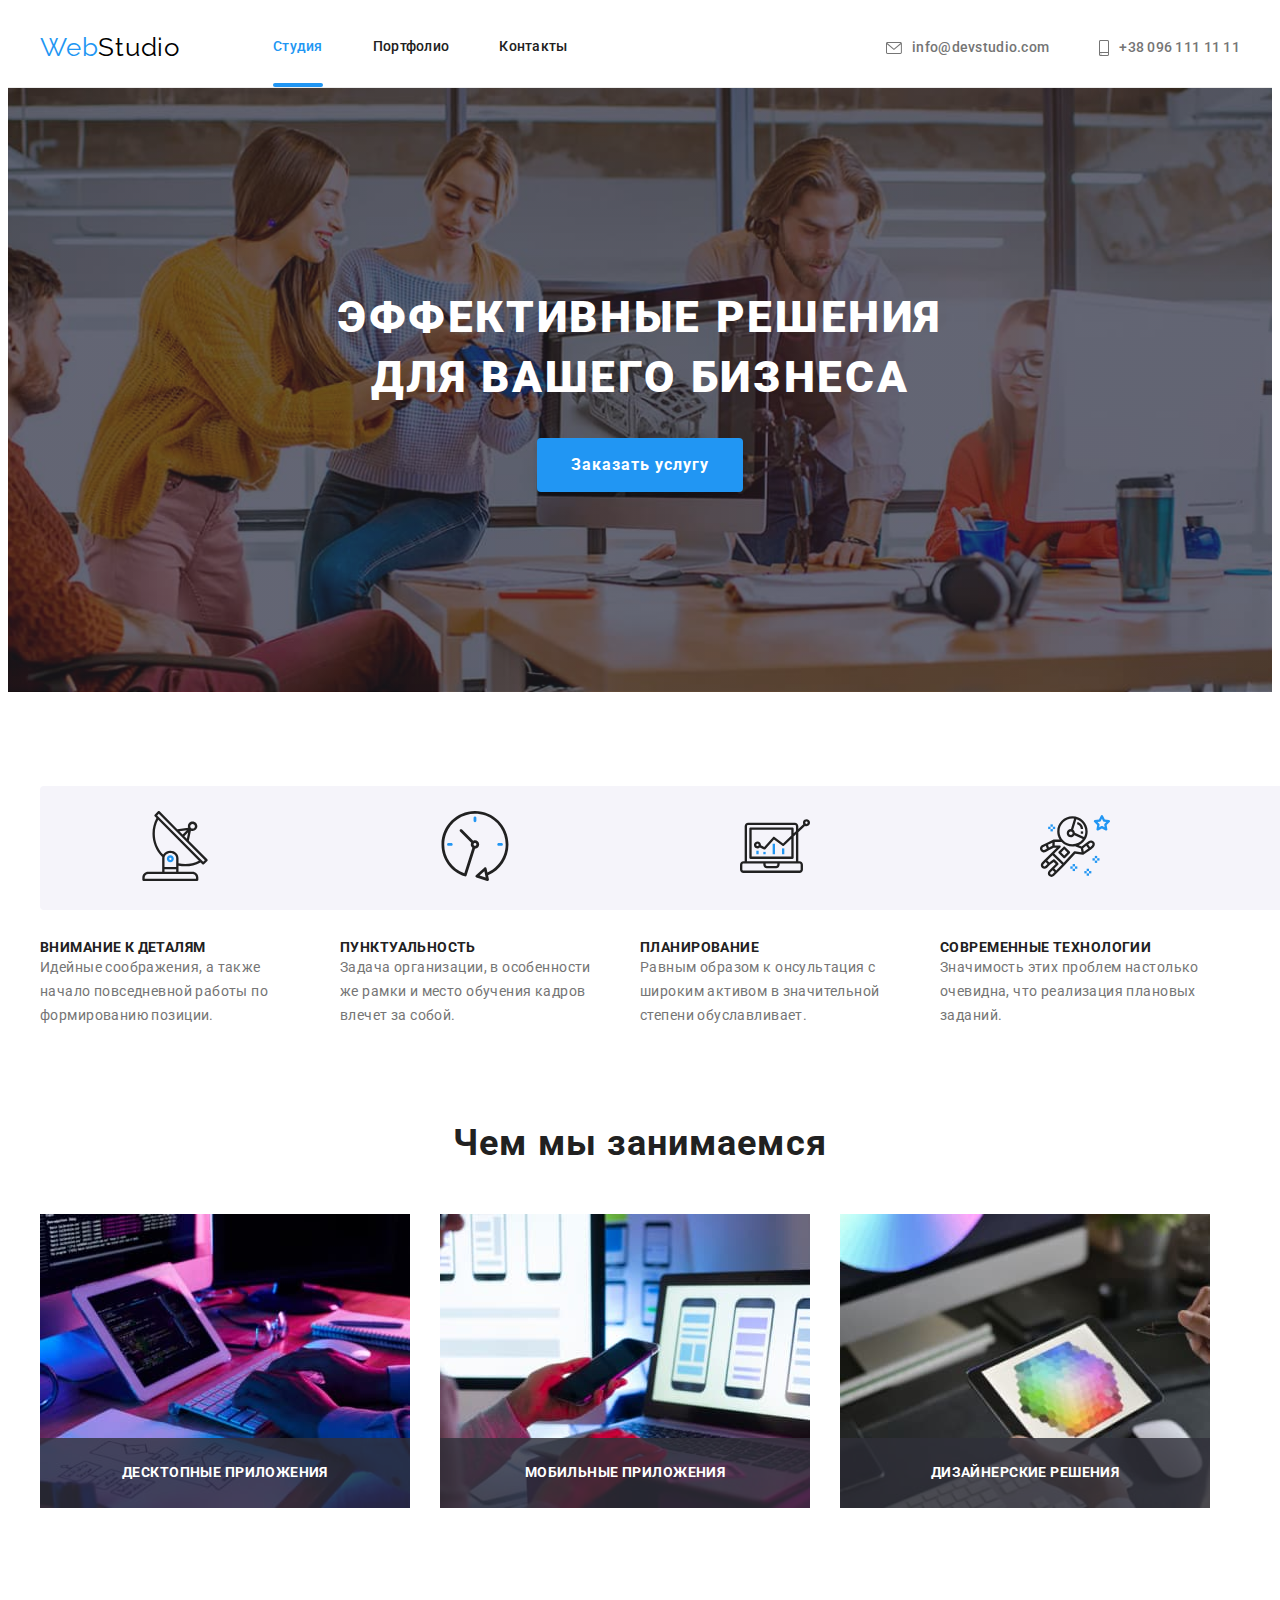
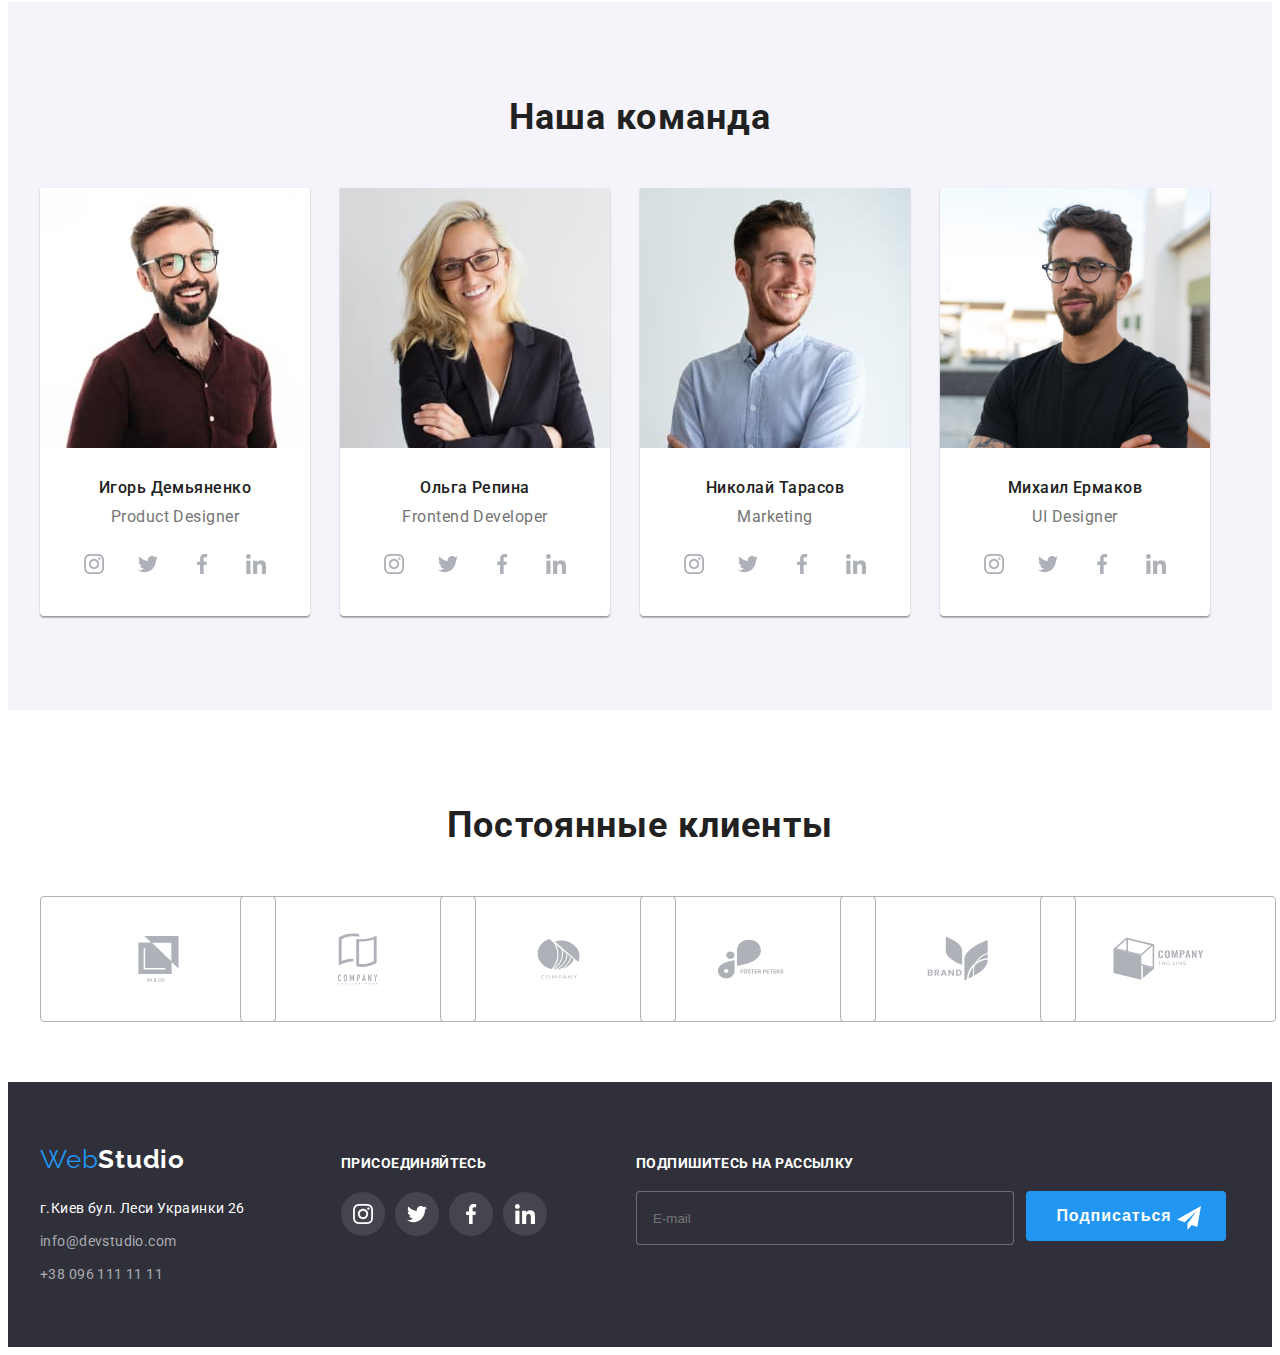
<file: index.html>
<!DOCTYPE html>
<html lang="ru">
  <head>
    <meta charset="UTF-8" />
    <meta http-equiv="X-UA-Compatible" content="IE=edge" />
    <meta name="viewport" content="width=device-width, initial-scale=1.0" />
    <title>WebStudio</title>
    <link rel="preconnect" href="https://fonts.gstatic.com" />
    <link
      href="https://fonts.googleapis.com/css2?family=Raleway:wght@700&family=Roboto:wght@400;500;700;900&display=swap"
      rel="stylesheet"
    />
    <link
      rel="stylesheet"
      href="https://cdnjs.cloudflare.com/ajax/libs/modern-normalize/1.1.0/modern-normalize.min.css"
      integrity="sha512-wpPYUAdjBVSE4KJnH1VR1HeZfpl1ub8YT/NKx4PuQ5NmX2tKuGu6U/JRp5y+Y8XG2tV+wKQpNHVUX03MfMFn9Q=="
      crossorigin="anonymous"
      referrerpolicy="no-referrer"
    />
    <link rel="stylesheet" href="./css/main.min.css" />
  </head>
  <body>
    <header class="header">
      <div class="container header-container">
        <nav class="nav">
          <a class="logo link" href="./index.html">Web<span class="logo_black">Studio</span> </a>
          <ul class="menu list">
            <li class="menu__list">
              <a class="menu__link link current" href="./index.html">Студия</a>
            </li>
            <li class="menu__list">
              <a class="menu__link link" href="./portfolio.html">Портфолио</a>
            </li>
            <li class="menu__list">
              <a class="menu__link link" href="">Контакты</a>
            </li>
          </ul>
        </nav>
        <ul class="header__contacts list">
          <li class="header__contacts-list">
            <a class="header__contacts-mail-link link" href="mailto:info@devstudio.com">
              <svg class="header__icon-mail">
                <use href="./imeges/svg/svg.svg#icon-envelope"></use>
              </svg>
              info@devstudio.com
            </a>
          </li>
          <li class="header__contacts-list">
            <a class="header__contacts-phone-link link" href="tel:+380961111111">
              <svg class="header__icon-tel">
                <use href="./imeges/svg/svg.svg#icon-smartphone" height="16" width="10"></use>
              </svg>
              +38 096 111 11 11</a
            >
          </li>
        </ul>
      </div>
    </header>
    <!-- hero -->
    <main>
      <section class="hero">
        <h1 class="titel-hero">Эффективные решения<br />для вашего бизнеса</h1>
        <button type="button" class="modal-button" data-modal-open>Заказать услугу</button>
      </section>
      <!-- advantages -->
      <section class="section-advantages">
        <div class="container">
          <!--скрыть заголовок-->
          <h2 class="visually-hidden">Наши преимущества</h2>
          <ul class="advantages">
            <li class="advantages-list list">
              <div class="advantages-icon-container">
                <svg class="advantages-icon">
                  <use href="./imeges/svg/svg.svg#icon-antenna"></use>
                </svg>
              </div>
              <h3 class="advantages-titel">Внимание к деталям</h3>
              <p class="advantages-text">
                Идейные соображения, а также начало повседневной работы по формированию позиции.
              </p>
            </li>
            <li class="advantages-list list">
              <div class="advantages-icon-container">
                <svg class="advantages-icon">
                  <use href="./imeges/svg/svg.svg#icon-clock"></use>
                </svg>
              </div>
              <h3 class="advantages-titel">Пунктуальность</h3>
              <p class="advantages-text">
                Задача организации, в особенности же рамки и место обучения кадров влечет за собой.
              </p>
            </li>
            <li class="advantages-list list">
              <div class="advantages-icon-container">
                <svg class="advantages-icon">
                  <use href="./imeges/svg/svg.svg#icon-diagram"></use>
                </svg>
              </div>
              <h3 class="advantages-titel">Планирование</h3>
              <p class="advantages-text">
                Равным образом к онсультация с широким активом в значительной степени обуславливает.
              </p>
            </li>
            <li class="advantages-list list">
              <div class="advantages-icon-container">
                <svg class="advantages-icon">
                  <use href="./imeges/svg/svg.svg#icon-astronaut"></use>
                </svg>
              </div>
              <h3 class="advantages-titel">Современные технологии</h3>
              <p class="advantages-text">
                Значимость этих проблем настолько очевидна, что реализация плановых заданий.
              </p>
            </li>
          </ul>
        </div>
      </section>
      <!-- job -->
      <section class="section-job">
        <div class="container">
          <h2 class="job">Чем мы занимаемся</h2>
          <ul class="job-list">
            <li class="job-list-item list">
              <img class="job-list-img" src="./imeges/job/1.jpg" alt="Верстка сайта" width="370" />
              <div class="job-list-img-container">
                <p class="job-list-img-text">ДЕСКТОПНЫЕ ПРИЛОЖЕНИЯ</p>
              </div>
            </li>
            <li class="job-list-item list">
              <img
                class="job-list-img"
                src="./imeges/job/2.jpg"
                alt="Адаптация для разных устройств"
                width="370"
              />
              <div class="job-list-img-container">
                <p class="job-list-img-text">Мобильные приложения</p>
              </div>
            </li>
            <li class="job-list-item list">
              <img
                class="job-list-img"
                src="./imeges/job/3.jpg"
                alt="Подбор цветовой гаммы"
                width="370"
              />
              <div class="job-list-img-container">
                <p class="job-list-img-text">Дизайнерские решения</p>
              </div>
            </li>
          </ul>
        </div>
      </section>
      <!-- team -->
      <section class="section-team">
        <div class="container">
          <h2 class="team-titel">Наша команда</h2>
          <ul class="team-list">
            <li class="team-list-item list">
              <img src="./imeges/team/1.jpg" alt="фото Игоря Демьяненко" width="270" />
              <div class="team-box">
                <h3 class="team-name">Игорь Демьяненко</h3>
                <p lang="en" class="position">Product Designer</p>
                <ul class="social-list list">
                  <li>
                    <a class="social-list-link" href="">
                      <svg class="social-list-icon">
                        <use href="./imeges/svg/svg.svg#icon-instagram"></use>
                      </svg>
                    </a>
                  </li>
                  <li>
                    <a href="" class="social-list-link">
                      <svg class="social-list-icon">
                        <use href="./imeges/svg/svg.svg#icon-twitter"></use>
                      </svg>
                    </a>
                  </li>
                  <li>
                    <a href="" class="social-list-link">
                      <svg class="social-list-icon">
                        <use href="./imeges/svg/svg.svg#icon-facebook-1"></use>
                      </svg>
                    </a>
                  </li>
                  <li>
                    <a href="" class="social-list-link">
                      <svg class="social-list-icon">
                        <use href="./imeges/svg/svg.svg#icon-linkedin"></use>
                      </svg>
                    </a>
                  </li>
                </ul>
              </div>
            </li>
            <li class="team-list-item list">
              <img src="./imeges/team/2.jpg" alt="фото Ольги Репиной" width="270" />
              <div class="team-box">
                <h3 class="team-name">Ольга Репина</h3>
                <p lang="en" class="position">Frontend Developer</p>
                <ul class="social-list list">
                  <li>
                    <a class="social-list-link" href="">
                      <svg class="social-list-icon">
                        <use href="./imeges/svg/svg.svg#icon-instagram"></use>
                      </svg>
                    </a>
                  </li>
                  <li>
                    <a href="" class="social-list-link">
                      <svg class="social-list-icon">
                        <use href="./imeges/svg/svg.svg#icon-twitter"></use>
                      </svg>
                    </a>
                  </li>
                  <li>
                    <a href="" class="social-list-link">
                      <svg class="social-list-icon">
                        <use href="./imeges/svg/svg.svg#icon-facebook-1"></use>
                      </svg>
                    </a>
                  </li>
                  <li>
                    <a href="" class="social-list-link">
                      <svg class="social-list-icon">
                        <use href="./imeges/svg/svg.svg#icon-linkedin"></use>
                      </svg>
                    </a>
                  </li>
                </ul>
              </div>
            </li>
            <li class="team-list-item list">
              <img src="./imeges/team/3.jpg" alt="фото Николая Тарасова" />
              <div class="team-box">
                <h3 class="team-name">Николай Тарасов</h3>
                <p lang="en" class="position">Marketing</p>
                <ul class="social-list list">
                  <li>
                    <a class="social-list-link" href="">
                      <svg class="social-list-icon">
                        <use href="./imeges/svg/svg.svg#icon-instagram"></use>
                      </svg>
                    </a>
                  </li>
                  <li>
                    <a href="" class="social-list-link">
                      <svg class="social-list-icon">
                        <use href="./imeges/svg/svg.svg#icon-twitter"></use>
                      </svg>
                    </a>
                  </li>
                  <li>
                    <a href="" class="social-list-link">
                      <svg class="social-list-icon">
                        <use href="./imeges/svg/svg.svg#icon-facebook-1"></use>
                      </svg>
                    </a>
                  </li>
                  <li>
                    <a href="" class="social-list-link">
                      <svg class="social-list-icon">
                        <use href="./imeges/svg/svg.svg#icon-linkedin"></use>
                      </svg>
                    </a>
                  </li>
                </ul>
              </div>
            </li>
            <li class="team-list-item list">
              <img src="./imeges/team/4.jpg" alt="фото Михаила Ермакова" width="270" />
              <div class="team-box">
                <h3 class="team-name">Михаил Ермаков</h3>
                <p lang="en" class="position">UI Designer</p>
                <ul class="social-list list">
                  <li>
                    <a class="social-list-link" href="">
                      <svg class="social-list-icon">
                        <use href="./imeges/svg/svg.svg#icon-instagram"></use>
                      </svg>
                    </a>
                  </li>
                  <li>
                    <a class="social-list-link" href="">
                      <svg class="social-list-icon">
                        <use href="./imeges/svg/svg.svg#icon-twitter"></use>
                      </svg>
                    </a>
                  </li>
                  <li>
                    <a href="" class="social-list-link">
                      <svg class="social-list-icon">
                        <use href="./imeges/svg/svg.svg#icon-facebook-1"></use>
                      </svg>
                    </a>
                  </li>
                  <li>
                    <a href="" class="social-list-link">
                      <svg class="social-list-icon">
                        <use href="./imeges/svg/svg.svg#icon-linkedin"></use>
                      </svg>
                    </a>
                  </li>
                </ul>
              </div>
            </li>
          </ul>
        </div>
      </section>
      <!-- Partners -->
      <section class="partners-sections">
        <div class="container">
          <h2 class="partners">Постоянные клиенты</h2>
          <ul class="partners-list list">
            <li class="partners-list-item">
              <a href="" class="partners-list-link">
                <svg class="partners-list-icon" height="46" width="41">
                  <use href="./imeges/svg/svg.svg#icon-group"></use>
                </svg>
              </a>
            </li>
            <li class="partners-list-item">
              <a href="" class="partners-list-link">
                <svg class="partners-list-icon" height="52" width="40">
                  <use href="./imeges/svg/svg.svg#icon-group2"></use>
                </svg>
              </a>
            </li>
            <li class="partners-list-item">
              <a href="" class="partners-list-link">
                <svg class="partners-list-icon" height="41" width="43">
                  <use href="./imeges/svg/svg.svg#icon-group3"></use>
                </svg>
              </a>
            </li>
            <li class="partners-list-item">
              <a href="" class="partners-list-link">
                <svg class="partners-list-icon" height="40" width="83">
                  <use href="./imeges/svg/svg.svg#icon-group4"></use>
                </svg>
              </a>
            </li>
            <li class="partners-list-item">
              <a href="" class="partners-list-link">
                <svg class="partners-list-icon" height="45" width="62">
                  <use href="./imeges/svg/svg.svg#icon-group5"></use>
                </svg>
              </a>
            </li>
            <li class="partners-list-item">
              <a href="" class="partners-list-link">
                <svg class="partners-list-icon" height="43" width="93">
                  <use href="./imeges/svg/svg.svg#icon-group6"></use>
                </svg>
              </a>
            </li>
          </ul>
        </div>
      </section>
    </main>
    <!-- footer -->
    <footer class="footer">
      <div class="container footer-container">
        <div class="address-box">
          <a class="logo link" href="./index.html">Web<span class="logo-white">Studio</span></a>
          <address class="address">
            <ul class="address__list list">
              <li class="footer-list-item">
                <a
                  class="footer-list-address link"
                  href="https://goo.gl/maps/URizzxRPcftidG8c9"
                  target="_blank"
                  rel="nooperer noreferrer"
                  >г.Киев бул. Леси Украинки 26</a
                >
              </li>
              <li class="footer-list-item">
                <a class="footer-link-mail link" href="mailto:info@devstudio.com"
                  >info@devstudio.com</a
                >
              </li>
              <li class="footer-list-item">
                <a class="footer-link-tel link" href="tel:+380961111111">+38 096 111 11 11</a>
              </li>
            </ul>
          </address>
        </div>
        <div class="footer-social-container">
          <p class="footer-social-titel">присоединяйтесь</p>
          <ul class="footer-social-list list">
            <li class="footer-social-list-item">
              <a class="footer-social-list-link" href="">
                <svg class="footer-social-list-icon">
                  <use href="./imeges/svg/svg.svg#icon-instagram"></use>
                </svg>
              </a>
            </li>
            <li class="footer-social-list-item">
              <a class="footer-social-list-link" href="">
                <svg class="footer-social-list-icon">
                  <use href="./imeges/svg/svg.svg#icon-twitter"></use>
                </svg>
              </a>
            </li>
            <li class="footer-social-list-item">
              <a href="" class="footer-social-list-link">
                <svg class="footer-social-list-icon">
                  <use href="./imeges/svg/svg.svg#icon-facebook-1"></use>
                </svg>
              </a>
            </li>
            <li class="footer-social-list-item">
              <a href="" class="footer-social-list-link">
                <svg class="footer-social-list-icon">
                  <use href="./imeges/svg/svg.svg#icon-linkedin"></use>
                </svg>
              </a>
            </li>
          </ul>
        </div>
        <!-- Form subckribe -->
        <form action="#" class="subscribe-form">
          <p class="subscribe-titel">Подпишитесь на рассылку</p>
          <div class="sybscribe-box">
            <input type="email" class="subscribe-mail" name="subscribe-mail" placeholder="E-mail" />
            <button class="subscribe-btn">
              <span class="subscribe-btn-titel">Подписаться</span>
              <svg class="subscribe-icon" height="24px" width="24px">
                <use href="./imeges/svg/svg.svg#icon-icon-send"></use>
              </svg>
            </button>
          </div>
        </form>
      </div>
    </footer>
    <!-- Modal form -->
    <div class="backdrop is-hidden" data-modal>
      <div class="modal">
        <button type="button" class="close" data-modal-close>
          <svg class="close-icon" height="18px" width="18px">
            <use href="./imeges/svg/svg.svg#icon-Vector"></use>
          </svg>
        </button>
        <form action="#" class="modal-form">
          <p class="modal-form-head">Оставьте свои данные, мы вам перезвоним</p>
          <label class="modal-form-field"
            >Имя
            <span class="input-wrapper">
              <input
                type="text"
                class="modal-form-input"
                name="user-name"
                pattern="[a-zA-Zа-яёА-ЯЁ]+"
                title="Имя должно содержать"
                minlength="2"
                required
              />
              <svg class="modal-form-icon" height="18px" width="18px">
                <use href="./imeges/svg/svg.svg#icon-person-black-18dp-1"></use>
              </svg>
            </span>
          </label>
          <label class="modal-form-field"
            >Телефон
            <span class="input-wrapper">
              <input
                type="tel"
                class="modal-form-input"
                name="user-phone"
                pattern="[0-9]{3}-[0-9]{3}-[0-9]{2}-[0-9]{2}"
                title="000-000-00-00"
                required
              />
              <svg class="modal-form-icon" height="18px" width="18px">
                <use href="./imeges/svg/svg.svg#icon-phone-black-18dp-1"></use>
              </svg>
            </span>
          </label>
          <label class="modal-form-field"
            >Почта
            <span class="input-wrapper">
              <input type="email" class="modal-form-input" name="user-email" />
              <svg class="modal-form-icon" height="18px" width="18px">
                <use href="./imeges/svg/svg.svg#icon-email-black-18dp-1"></use>
              </svg>
            </span>
          </label>
          <label class="modal-form-field"
            >Коментарий
            <textarea
              name="user-message"
              class="modal-form-message"
              placeholder="Введите текст"
            ></textarea>
          </label>
          <input type="checkbox" class="modal-form-checkbox visually-hidden" id="accept" />
          <label for="accept" class="modal-form-checkbox-label">
            Соглашаюсь с рассылкой и принимаю&nbsp;
            <a href="" class="modal-form-label-link">Условия договора</a></label
          >
          <button class="modal-form-btn">Отправить</button>
        </form>
      </div>
    </div>
    <script src="./js/modal.js"></script>
  </body>
</html>
</file>
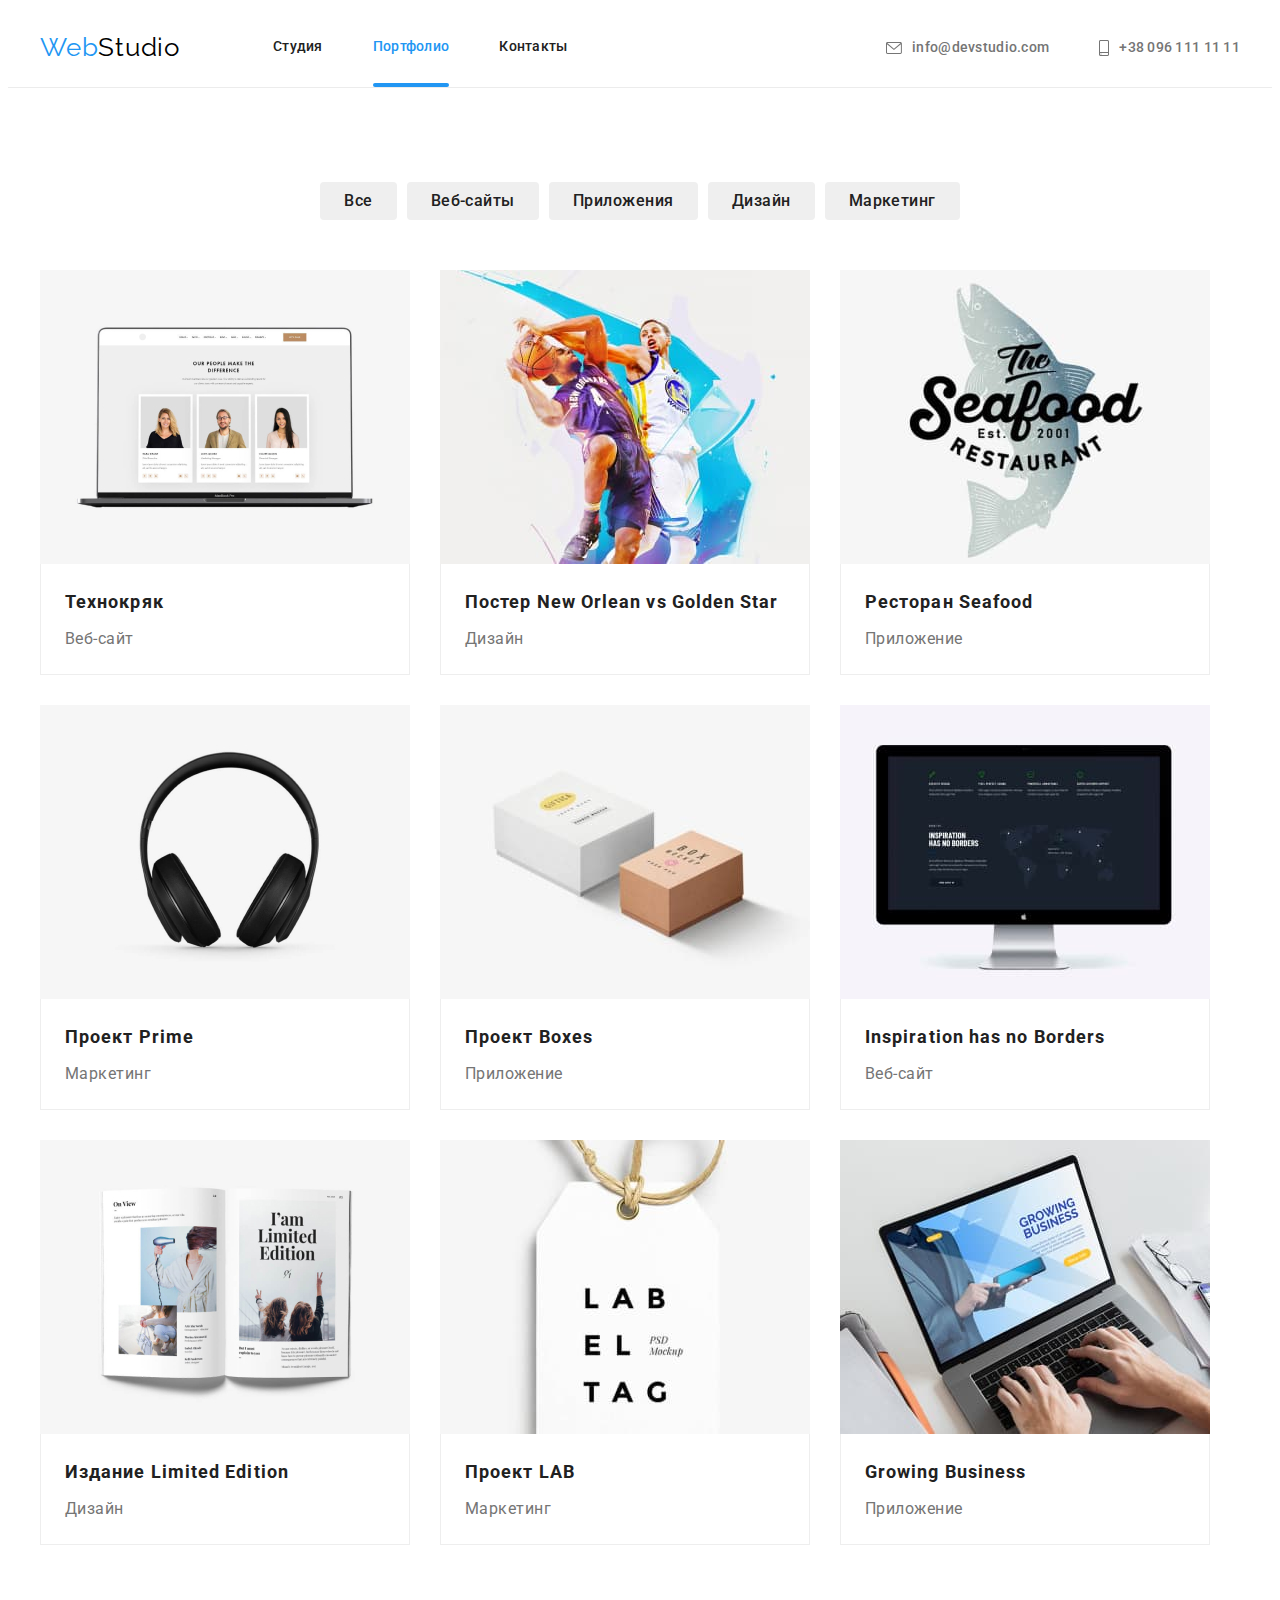
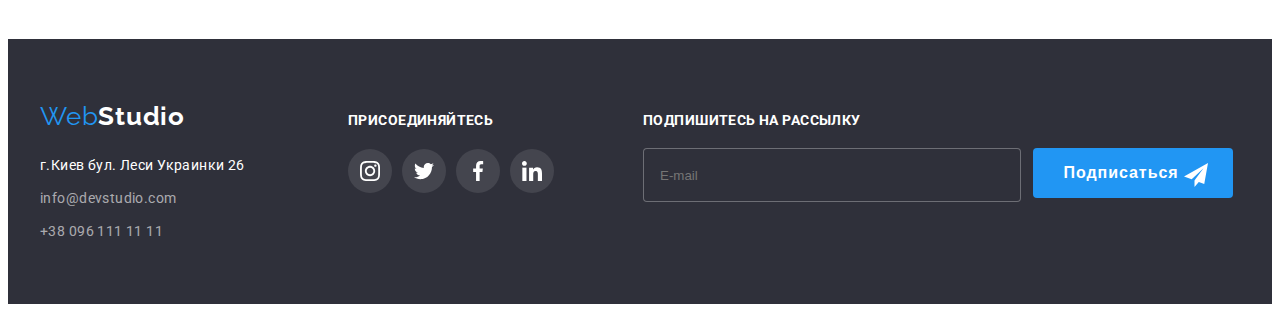
<file: portfolio.html>
<!DOCTYPE html>
<html lang="ru">
  <head>
    <meta charset="UTF-8" />
    <meta http-equiv="X-UA-Compatible" content="IE=edge" />
    <meta name="viewport" content="width=device-width, initial-scale=1.0" />
    <title>WebStudio</title>
    <link rel="preconnect" href="https://fonts.gstatic.com" />
    <link
      href="https://fonts.googleapis.com/css2?family=Raleway:wght@700&family=Roboto:wght@400;500;700;900&display=swap"
      rel="stylesheet"
    />
    <link
      rel="stylesheet"
      href="https://cdnjs.cloudflare.com/ajax/libs/modern-normalize/1.1.0/modern-normalize.min.css"
      integrity="sha512-wpPYUAdjBVSE4KJnH1VR1HeZfpl1ub8YT/NKx4PuQ5NmX2tKuGu6U/JRp5y+Y8XG2tV+wKQpNHVUX03MfMFn9Q=="
      crossorigin="anonymous"
      referrerpolicy="no-referrer"
    />
    <link rel="stylesheet" href="./css/main.min.css" />
  </head>

  <body>
    <header class="header">
      <div class="container header-container">
        <nav class="nav">
          <a class="logo link" href="./index.html">Web<span class="logo_black">Studio</span> </a>
          <ul class="menu list">
            <li class="menu__list">
              <a class="menu__link link" href="./index.html">Студия</a>
            </li>
            <li class="menu__list">
              <a class="menu__link link current" href="./portfolio.html">Портфолио</a>
            </li>
            <li class="menu__list">
              <a class="menu__link link" href="">Контакты</a>
            </li>
          </ul>
        </nav>
        <ul class="header__contacts list">
          <li class="header__contacts-list">
            <a class="header__contacts-mail-link link" href="mailto:info@devstudio.com">
              <svg class="header__icon-mail">
                <use href="./imeges/svg/svg.svg#icon-envelope"></use>
              </svg>
              info@devstudio.com
            </a>
          </li>
          <li class="header__contacts-list">
            <a class="header__contacts-phone-link link" href="tel:+380961111111">
              <svg class="header__icon-tel">
                <use href="./imeges/svg/svg.svg#icon-smartphone" height="16" width="10"></use>
              </svg>
              +38 096 111 11 11</a
            >
          </li>
        </ul>
      </div>
    </header>
    <main>
      <section class="portfolio-section-btn">
        <div class="container">
          <!--скрыть заголовок-->
          <h1 hidden>Примеры наших работ</h1>
          <ul class="portfolio-btn list">
            <li class="portfolio-btn-item">
              <button type="button" class="modal-button-portfolio">Все</button>
            </li>
            <li class="portfolio-btn-item">
              <button type="button" class="modal-button-portfolio">Веб-сайты</button>
            </li>
            <li class="portfolio-btn-item">
              <button type="button" class="modal-button-portfolio">Приложения</button>
            </li>
            <li class="portfolio-btn-item">
              <button type="button" class="modal-button-portfolio">Дизайн</button>
            </li>
            <li class="portfolio-btn-item">
              <button type="button" class="modal-button-portfolio">Маркетинг</button>
            </li>
          </ul>

          <ul class="portfolio-list list">
            <li class="portfolio-list-item">
              <a class="portfolio-list-item-link link" href="">
                <div class="portfolio-list-item-overlay">
                  <img src="./imeges/portfolio/img.jpg" alt="" width="370" />
                  <p class="overlay">
                    Технокряк это современная площадка распространения коронавируса. Компании
                    используют эту платформу для цифрового шпионажа и атак на защищённые сервера
                    конкурентов.
                  </p>
                </div>
                <div class="portfolio-box">
                  <h2 class="list-portfolio">Технокряк</h2>
                  <p class="list-portfolio-category">Веб-сайт</p>
                </div>
              </a>
            </li>
            <li class="portfolio-list-item">
              <a class="portfolio-list-item-link link" href="">
                <div class="portfolio-list-item-overlay">
                  <img src="./imeges/portfolio/img-1.jpg" alt="" width="370" />
                  <p class="overlay">
                    Технокряк это современная площадка распространения коронавируса. Компании
                    используют эту платформу для цифрового шпионажа и атак на защищённые сервера
                    конкурентов.
                  </p>
                </div>
                <div class="portfolio-box">
                  <h2 class="list-portfolio">Постер New Orlean vs Golden Star</h2>
                  <p class="list-portfolio-category">Дизайн</p>
                </div>
              </a>
            </li>
            <li class="portfolio-list-item">
              <a class="portfolio-list-item-link link" href="">
                <div class="portfolio-list-item-overlay">
                  <img src="./imeges/portfolio/img-2.jpg" alt="" width="370" />
                  <p class="overlay">
                    Технокряк это современная площадка распространения коронавируса. Компании
                    используют эту платформу для цифрового шпионажа и атак на защищённые сервера
                    конкурентов.
                  </p>
                </div>
                <div class="portfolio-box">
                  <h2 class="list-portfolio">Ресторан Seafood</h2>
                  <p class="list-portfolio-category">Приложение</p>
                </div>
              </a>
            </li>
            <li class="portfolio-list-item">
              <a class="portfolio-list-item-link link" href="">
                <div class="portfolio-list-item-overlay">
                  <img src="./imeges/portfolio/img-3.jpg" alt="" width="370" />
                  <p class="overlay">
                    Технокряк это современная площадка распространения коронавируса. Компании
                    используют эту платформу для цифрового шпионажа и атак на защищённые сервера
                    конкурентов.
                  </p>
                </div>
                <div class="portfolio-box">
                  <h2 class="list-portfolio">Проект Prime</h2>
                  <p class="list-portfolio-category">Маркетинг</p>
                </div>
              </a>
            </li>
            <li class="portfolio-list-item">
              <a class="portfolio-list-item-link link" href="">
                <div class="portfolio-list-item-overlay">
                  <img src="./imeges/portfolio/img-4.jpg" alt="" width="370" />
                  <p class="overlay">
                    Технокряк это современная площадка распространения коронавируса. Компании
                    используют эту платформу для цифрового шпионажа и атак на защищённые сервера
                    конкурентов.
                  </p>
                </div>
                <div class="portfolio-box">
                  <h2 class="list-portfolio">Проект Boxes</h2>
                  <p class="list-portfolio-category">Приложение</p>
                </div>
              </a>
            </li>
            <li class="portfolio-list-item">
              <a class="portfolio-list-item-link link" href="">
                <div class="portfolio-list-item-overlay">
                  <img src="./imeges/portfolio/img-5.jpg" alt="" width="370" />
                  <p class="overlay">
                    Технокряк это современная площадка распространения коронавируса. Компании
                    используют эту платформу для цифрового шпионажа и атак на защищённые сервера
                    конкурентов.
                  </p>
                </div>
                <div class="portfolio-box">
                  <h2 class="list-portfolio">Inspiration has no Borders</h2>
                  <p class="list-portfolio-category">Веб-сайт</p>
                </div>
              </a>
            </li>
            <li class="portfolio-list-item">
              <a class="portfolio-list-item-link link" href="">
                <div class="portfolio-list-item-overlay">
                  <img src="./imeges/portfolio/img-6.jpg" alt="" width="370" />
                  <p class="overlay">
                    Технокряк это современная площадка распространения коронавируса. Компании
                    используют эту платформу для цифрового шпионажа и атак на защищённые сервера
                    конкурентов.
                  </p>
                </div>
                <div class="portfolio-box">
                  <h2 class="list-portfolio">Издание Limited Edition</h2>
                  <p class="list-portfolio-category">Дизайн</p>
                </div>
              </a>
            </li>
            <li class="portfolio-list-item">
              <a class="portfolio-list-item-link link" href="">
                <div class="portfolio-list-item-overlay">
                  <img src="./imeges/portfolio/img-7.jpg" alt="" width="370" />
                  <p class="overlay">
                    Технокряк это современная площадка распространения коронавируса. Компании
                    используют эту платформу для цифрового шпионажа и атак на защищённые сервера
                    конкурентов.
                  </p>
                </div>
                <div class="portfolio-box">
                  <h2 class="list-portfolio">Проект LAB</h2>
                  <p class="list-portfolio-category">Маркетинг</p>
                </div>
              </a>
            </li>
            <li class="portfolio-list-item">
              <a class="portfolio-list-item-link link" href="">
                <div class="portfolio-list-item-overlay">
                  <img src="./imeges/portfolio/img-8.jpg" alt="" width="370" />
                  <p class="overlay">
                    Технокряк это современная площадка распространения коронавируса. Компании
                    используют эту платформу для цифрового шпионажа и атак на защищённые сервера
                    конкурентов.
                  </p>
                </div>
                <div class="portfolio-box">
                  <h2 class="list-portfolio">Growing Business</h2>
                  <p class="list-portfolio-category">Приложение</p>
                </div>
              </a>
            </li>
          </ul>
        </div>
      </section>
    </main>
    <footer class="footer">
      <div class="container footer-container">
        <div class="addres">
          <a class="logo link" href="./index.html">Web<span class="logo-white">Studio</span></a>
          <address class="address">
            <ul class="footer-list list">
              <li class="footer-list-item">
                <a
                  class="footer-list-address link"
                  href="https://goo.gl/maps/URizzxRPcftidG8c9"
                  target="_blank"
                  rel="nooperer noreferrer"
                  >г.Киев бул. Леси Украинки 26</a
                >
              </li>
              <li class="footer-list-item">
                <a class="footer-link-mail link" href="mailto:info@devstudio.com"
                  >info@devstudio.com</a
                >
              </li>
              <li class="footer-list-item">
                <a class="footer-link-tel link" href="tel:+380961111111">+38 096 111 11 11</a>
              </li>
            </ul>
          </address>
        </div>
        <div class="footer-social-container">
          <p class="footer-social-titel">присоединяйтесь</p>
          <ul class="footer-social-list list">
            <li class="footer-social-list-item">
              <a class="footer-social-list-link" href="">
                <svg class="footer-social-list-icon">
                  <use href="./imeges/svg/svg.svg#icon-instagram"></use>
                </svg>
              </a>
            </li>
            <li class="footer-social-list-item">
              <a class="footer-social-list-link" href="">
                <svg class="footer-social-list-icon">
                  <use href="./imeges/svg/svg.svg#icon-twitter"></use>
                </svg>
              </a>
            </li>
            <li class="footer-social-list-item">
              <a href="" class="footer-social-list-link">
                <svg class="footer-social-list-icon">
                  <use href="./imeges/svg/svg.svg#icon-facebook-1"></use>
                </svg>
              </a>
            </li>
            <li class="footer-social-list-item">
              <a href="" class="footer-social-list-link">
                <svg class="footer-social-list-icon">
                  <use href="./imeges/svg/svg.svg#icon-linkedin"></use>
                </svg>
              </a>
            </li>
          </ul>
        </div>
        <!-- Form subckribe -->
        <form action="#" class="subscribe-form">
          <p class="subscribe-titel">Подпишитесь на рассылку</p>
          <div class="sybscribe-box">
            <input type="email" class="subscribe-mail" name="subscribe-mail" placeholder="E-mail" />
            <button class="subscribe-btn">
              <span class="subscribe-btn-titel">Подписаться</span>
              <svg class="subscribe-icon" height="24px" width="24px">
                <use href="./imeges/svg/svg.svg#icon-icon-send"></use>
              </svg>
            </button>
          </div>
        </form>
      </div>
    </footer>
  </body>
</html>
</file>
<file: css/main.min.css>
:root{--main-font: 'Roboto', sans-serif;--secondary-font: 'Raleway';--accent-color: #2196f3;--background-color: #2f303a;--contact-head: #757575;--titel-hero-button: #ffffff;--bacground-button: #f5f4fa;--border-portfolio: #eeeeee;--fill: #afb1b8}.visually-hidden{position:absolute !important;clip:rect(1px 1px 1px 1px);clip:rect(1px, 1px, 1px, 1px);padding:0 !important;border:0 !important;height:1px !important;width:1px !important;overflow:hidden}h1,h2,h3,h4,h5,h6,p{margin-top:0;margin-bottom:0}ul,ol{margin-top:0;margin-bottom:0;padding-left:0}img{display:block}body{font-family:var(--main-font)}.list{list-style:none}.link{text-decoration:none}.container{width:1200px;margin:0 auto;padding-left:15px;padding-right:15px}.modal-button{border-radius:4px;font-family:inherit;font-weight:700;font-size:16px;line-height:1.87;display:flex;align-items:center;text-align:center;letter-spacing:0.06em;cursor:pointer;background:var(--accent-color);padding:10px 32px;margin-right:auto;margin-left:auto;box-shadow:0px 4px 4px rgba(0,0,0,0.15);border-radius:4px;border-color:transparent;color:var(--titel-hero-button)}.social-list-icon{width:20px;height:20px}.social-list-link{display:flex;justify-content:center;align-items:center;width:44px;height:44px;border-radius:50%;background-color:#ffffff;fill:var(--fill);transition-property:background-color, fill;transition-duration:250ms;transition-timing-function:cubic-bezier(0.4, 0, 0.2, 1);transition-delay:0ms}.social-list-link:hover,.social-list-link:focus{background-color:var(--accent-color);fill:#ffffff}.social-list{display:flex;justify-content:space-between;margin-top:16px}.footer-social-list-item:not(:last-child){margin-right:10px}.footer-social-container{margin-left:70px}.footer-social-list{display:flex}.footer-social-list-icon{width:20px;height:20px;fill:var(--titel-hero-button);transition-property:fill;transition-duration:250ms;transition-timing-function:cubic-bezier(0.4, 0, 0.2, 1);transition-delay:0ms}.footer-social-list-icon:hover{fill:white}.footer-social-list-link{display:flex;justify-content:center;align-items:center;width:44px;height:44px;border-radius:50%;background:rgba(255,255,255,0.1);transition-property:fill, background-color;transition-duration:250ms;transition-timing-function:cubic-bezier(0.4, 0, 0.2, 1);transition-delay:0ms}.footer-social-list-link:hover,.footer-social-list-link:focus{fill:white;background-color:var(--accent-color)}.footer-social-titel{text-transform:uppercase;font-weight:700;font-size:14px;line-height:1.14;letter-spacing:0.03em;color:var(--titel-hero-button);margin-bottom:20px}.backdrop{position:fixed;top:0;left:0;width:100%;height:100%;background-color:rgba(0,0,0,0.2);transition-property:opacity, visibility;transition-duration:250ms;transition-timing-function:cubic-bezier(0.4, 0, 0.2, 1);transition-delay:0ms}.is-hidden{opacity:0;visibility:hidden;pointer-events:none}.modal{width:528px;height:581px;background:#ffffff;box-shadow:0px 1px 3px rgba(0,0,0,0.12),0px 1px 1px rgba(0,0,0,0.14),0px 2px 1px rgba(0,0,0,0.2);border-radius:4px;position:absolute;top:50%;left:50%;transform:translate(-50%, -50%);padding:40px}.close{display:flex;align-items:center;justify-content:center;position:absolute;top:8px;right:8px;width:30px;height:30px;border-radius:50%;border:1px solid rgba(0,0,0,0.1);background-color:transparent;cursor:pointer;box-sizing:border-box;padding:0}.modal-form{display:flex;flex-direction:column}.modal-form-head{font-weight:bold;font-size:20px;line-height:1.15;text-align:center;letter-spacing:0.03em;color:#212121}.modal-form-input{width:100%;height:40px;border:1px solid rgba(33,33,33,0.2);box-sizing:border-box;border-radius:4px;padding-left:42px;transition-property:border-color;transition-duration:250ms;transition-timing-function:cubic-bezier(0.4, 0, 0.2, 1);transition-delay:0ms}.modal-form-input:hover,.modal-form-input:focus{border-color:var(--accent-color);outline:none}.modal-form-field{font-style:normal;font-weight:normal;font-size:12px;letter-spacing:0.01em;color:var(--contact-head);margin-bottom:10px}.modal-form-icon{top:50%;left:12px;transform:translateY(-50%);position:absolute;transition-property:fill;transition-duration:250ms;transition-timing-function:cubic-bezier(0.4, 0, 0.2, 1);transition-delay:0ms}.modal-form-input:hover+.modal-form-icon,.modal-form-input:focus+.modal-form-icon{fill:var(--accent-color)}.input-wrapper{position:relative;display:block;margin-top:4px}.modal-form-message{width:100%;height:120px;padding:12px 16px;margin-top:4px;resize:none;transition-property:border-color;transition-duration:250ms;transition-timing-function:cubic-bezier(0.4, 0, 0.2, 1);transition-delay:0ms}.modal-form-message:focus{outline:none;border-color:var(--accent-color)}.modal-form-message::placeholder{font-style:normal;font-weight:normal;font-size:12px;line-height:1.16;letter-spacing:0.01em;color:rgba(117,117,117,0.5)}.modal-form-checkbox-label{display:flex;align-items:center;font-weight:normal;font-size:14px;line-height:1.71;letter-spacing:0.03em;color:#757575;margin-bottom:30px}.modal-form-checkbox-label::before{content:'';display:block;width:16px;height:15px;border-radius:4;border:1px solid #000000;box-shadow:0px 4px 4px rgba(0,0,0,0.25);cursor:pointer;margin-right:9px}.modal-form-checkbox:checked+.modal-form-checkbox-label::before{background-image:url("../imeges/bg/icon.jpg");border:1px transparent;box-shadow:none}.modal-form-checkbox:focus+.modal-form-checkbox-label::before{outline:1px solid var(--accent-color);border:none}.modal-form-label-link{font-weight:normal;font-size:14px;line-height:1.71;letter-spacing:0.03em;text-decoration-line:underline;color:var(--accent-color)}.modal-form-btn{width:200px;height:50px;margin:0 auto;cursor:pointer;background-color:var(--accent-color);font-weight:bold;font-size:16px;line-height:1.87;letter-spacing:0.06em;color:var(--titel-hero-button);border:none}.header{padding-top:24px;padding-bottom:24px;border-bottom:1px solid #ececec}.header-container{display:flex}.nav{display:flex;align-items:center}.menu{display:flex}.header__contacts{display:flex;align-items:center;margin-left:auto}.header__icon-mail{width:16px;height:12px;margin-right:10px}.header__icon-tel{width:10px;height:16px;margin-right:10px}.logo{font-family:'Raleway', sans-serif;font-weight:400;font-size:26px;line-height:1.2;letter-spacing:0.03em;color:var(--accent-color);margin-right:93px}.menu__list:not(:last-child){margin-right:50px}.logo_black{font-family:'Raleway', sans-serif;font-weight:400;font-size:26px;line-height:1.2;letter-spacing:0.03em;color:#000}.menu__link{font-weight:500;font-size:14px;line-height:1.14;letter-spacing:0.02em;color:#212121;transition-property:color;transition-duration:250ms;transition-timing-function:cubic-bezier(0.4, 0, 0.2, 1);transition-delay:0ms}.menu__link:hover,.menu__link:focus{color:var(--accent-color)}.current{color:var(--accent-color)}.current::after{display:block;content:'';width:100%;height:4px;background-color:var(--accent-color);border-radius:2px;position:relative;top:28px}.header__contacts-mail-link{font-weight:500;font-size:14px;line-height:1.14;letter-spacing:0.02em;color:var(--contact-head);margin-left:auto;display:flex;align-items:center;transition-property:color, fill;transition-duration:250ms;transition-timing-function:cubic-bezier(0.4, 0, 0.2, 1);transition-delay:0ms;fill:#757575}.header__contacts-mail-link:hover,.header__contacts-mail-link:focus{color:var(--accent-color);fill:var(--accent-color)}.header__contacts-phone-link{font-weight:500;font-size:14px;line-height:1.14;letter-spacing:0.02em;color:var(--contact-head);margin-left:50px;display:flex;align-items:center;transition-property:color, fill;transition-duration:250ms;transition-timing-function:cubic-bezier(0.4, 0, 0.2, 1);transition-delay:0ms;fill:#757575}.header__contacts-phone-link:hover,.header__contacts-phone-link:focus{color:var(--accent-color);fill:var(--accent-color)}.titel-hero{font-weight:900;font-size:44px;line-height:1.36;text-align:center;letter-spacing:0.06em;text-transform:uppercase;color:var(--titel-hero-button);margin-right:0 auto;margin-bottom:30px}.hero{background-image:linear-gradient(rgba(47,48,58,0.4), rgba(47,48,58,0.4)),url("../imeges/bg/bg.jpg");background-repeat:no-repeat;background-position:50% 50%;background-size:cover;padding-top:200px;padding-bottom:200px}.advantages{display:flex}.section-advantages{padding-top:94px;padding-bottom:94px}.advantages-list{width:270px}.advantages-list:not(:last-child){margin-right:30px}.advantages-titel{font-weight:700;font-size:14px;line-height:1.14;letter-spacing:0.03em;text-transform:uppercase;color:#212121}.advantages-text{font-weight:400;font-size:14px;line-height:1.71;letter-spacing:0.03em;color:#757575}.position{font-weight:400;font-size:16px;line-height:1.19;text-align:center;letter-spacing:0.03em;color:#757575}.advantages-icon{width:70px;height:70px}.advantages-icon-container{width:100%;background:#f5f4fa;padding:25px 100px;margin-bottom:30px;border-radius:4px}.section-job{padding-bottom:94px}.job-list-item:not(:last-child){margin-right:30px}.job-list{display:flex}.job,.team-titel,.partners{font-weight:700;font-size:36px;line-height:1.17;text-align:center;letter-spacing:0.03em;color:#212121;margin-bottom:50px}.job-list-img-container{width:370px;height:70px;background:rgba(47,48,58,0.8);display:flex;align-items:center;justify-content:center;position:absolute;margin-top:-70px}.job-list-img-text{font-weight:700;font-size:14px;line-height:1.14;letter-spacing:0.03em;text-transform:uppercase;color:var(--titel-hero-button)}.section-team{padding-top:94px;padding-bottom:94px;background:var(--bacground-button)}.team-list{display:flex}.team-list-item{background:#ffffff;box-shadow:0px 1px 3px rgba(0,0,0,0.12),0px 1px 1px rgba(0,0,0,0.14),0px 2px 1px rgba(0,0,0,0.2);border-radius:0px 0px 4px 4px}.team-list-item:not(:last-child){margin-right:30px}.team-box{padding-top:30px;padding-bottom:30px;padding-left:32px;padding-right:32px}.team-name{font-weight:500;font-size:16px;line-height:1.19;text-align:center;letter-spacing:0.03em;color:#212121;margin-bottom:10px}.position{font-weight:400;font-size:16px;line-height:1.19;text-align:center;letter-spacing:0.03em;color:#757575}.partners-sections{padding-top:94px;padding-bottom:94px}.partners-list{display:flex}.partners-list-icon{fill:var(--fill);transition-property:fill;transition-duration:250ms;transition-timing-function:cubic-bezier(0.4, 0, 0.2, 1);transition-delay:0ms}.partners-list-item{display:block;width:170px;height:92px;box-sizing:border-box}.partners-list-item:not(:last-child){margin-right:30px;transition-property:border, box-sizing, border-radius;transition-duration:250ms;transition-timing-function:cubic-bezier(0.4, 0, 0.2, 1);transition-delay:0ms}.partners-list-link{display:flex;width:100%;height:100%;justify-content:center;align-items:center;border:1px solid #afb1b8;border-radius:4px;padding:16px 32px;transition-property:fill, border-color;transition-duration:250ms;transition-timing-function:cubic-bezier(0.4, 0, 0.2, 1);transition-delay:0ms}.partners-list-link:hover,.partners-list-link:focus{border-color:var(--accent-color);outline:none}.partners-list-link:hover .partners-list-icon,.partners-list-link:focus .partners-list-icon{fill:var(--accent-color)}.footer-container{display:flex;align-items:baseline}.footer{background:var(--background-color);padding:60px 0px}.subscribe-form{margin-left:89px}.subscribe-titel{font-weight:bold;font-size:14px;line-height:1.16;letter-spacing:0.03em;text-transform:uppercase;color:var(--titel-hero-button);padding-bottom:20px}.subscribe-mail{width:358px;height:50px;padding-left:16px;background-color:var(--background-color);color:rgba(255,255,255,0.6);border:1px solid rgba(255,255,255,0.3);border-radius:4px;margin-right:12px}.subscribe-btn{width:200px;height:50px;font-weight:bold;font-size:16px;line-height:1.87;letter-spacing:0.06em;color:var(--titel-hero-button);background-color:var(--accent-color);border-radius:4px;border:none;padding:0;cursor:pointer}.subscribe-btn-titel{margin-right:24px}.subscribe-icon{position:absolute;top:50%;right:13px;transform:translate(-50%, -50%)}.sybscribe-box{position:relative;display:flex;justify-content:space-between}.portfolio-btn{display:flex;justify-content:center;margin-bottom:50px}.portfolio-section-btn{padding-top:94px;padding-bottom:94px}.wrap{margin-top:34px;margin-bottom:89px}.portfolio-list{display:flex;flex-wrap:wrap;margin-top:-30px;margin-left:-30px}.portfolio-btn-item{border-radius:4px}.portfolio-btn-item:not(:last-child){margin-right:10px}.portfolio-list-item{margin-top:30px;margin-left:30px}.portfolio-list-item-link{display:block;transition-property:box-shadow;transition-duration:250ms;transition-timing-function:cubic-bezier(0.4, 0, 0.2, 1);transition-delay:0ms}.portfolio-list-item-link:hover .overlay,.portfolio-list-item-link:focus .overlay{transform:translateY(0%);box-shadow:0px 1px 1px rgba(0,0,0,0.12),0px 4px 4px rgba(0,0,0,0.06),1px 4px 6px rgba(0,0,0,0.16)}.portfolio-box{padding-top:20px;padding-bottom:20px;padding-left:24px;padding-right:24px;border-bottom:1px solid var(--border-portfolio);border-left:1px solid var(--border-portfolio);border-right:1px solid var(--border-portfolio);box-sizing:border-box}.overlay{position:absolute;background-color:rgba(33,150,243,0.9);font-weight:400;font-size:18px;line-height:1.56;letter-spacing:0.03em;color:var(--titel-hero-button);padding:63px 24px;top:0;left:0;height:100%;width:100%;overflow:auto;transform:translateY(100%);transition:transform 500ms linear}.portfolio-list-item-overlay{position:relative;overflow:hidden}.modal-button-portfolio{font-weight:500;font-size:16px;line-height:1.62;text-align:center;letter-spacing:0.03em;color:#212121;cursor:pointer;font-family:inherit;border:none;border-radius:4px;padding:6px 24px;transition-property:box-shadow, color, background;transition-duration:250ms;transition-timing-function:cubic-bezier(0.4, 0, 0.2, 1);transition-delay:0ms}.modal-button-portfolio:hover,.modal-button-portfolio:focus{box-shadow:0px 1px 1px rgba(0,0,0,0.12),0px 4px 4px rgba(0,0,0,0.06),1px 4px 6px rgba(0,0,0,0.16);color:var(--titel-hero-button);background:var(--accent-color)}.list-portfolio{font-weight:700;font-size:18px;line-height:2;letter-spacing:0.06em;color:#212121}.list-portfolio-category{font-weight:400;font-size:16px;line-height:1.87;letter-spacing:0.03em;color:#757575;margin-top:4px}.address{font-style:normal}.address-box{width:231px}.footer-list-item:not(:last-child){margin-bottom:9px}.footer-list-address{display:flex;font-weight:400;font-size:14px;line-height:1.71;letter-spacing:0.03em;color:#ffffff}.footer .logo{margin-bottom:20px;display:block}.logo-white{font-weight:700;font-size:26px;line-height:1.35;letter-spacing:0.03em;color:#ffffff}.footer-link-mail{font-weight:400;font-size:14px;line-height:1.71;letter-spacing:0.03em;color:#ffffff99}.footer-link-tel{font-weight:400;font-size:14px;line-height:1.71;letter-spacing:0.03em;color:#ffffff99}
/*# sourceMappingURL=main.min.css.map */
</file>
